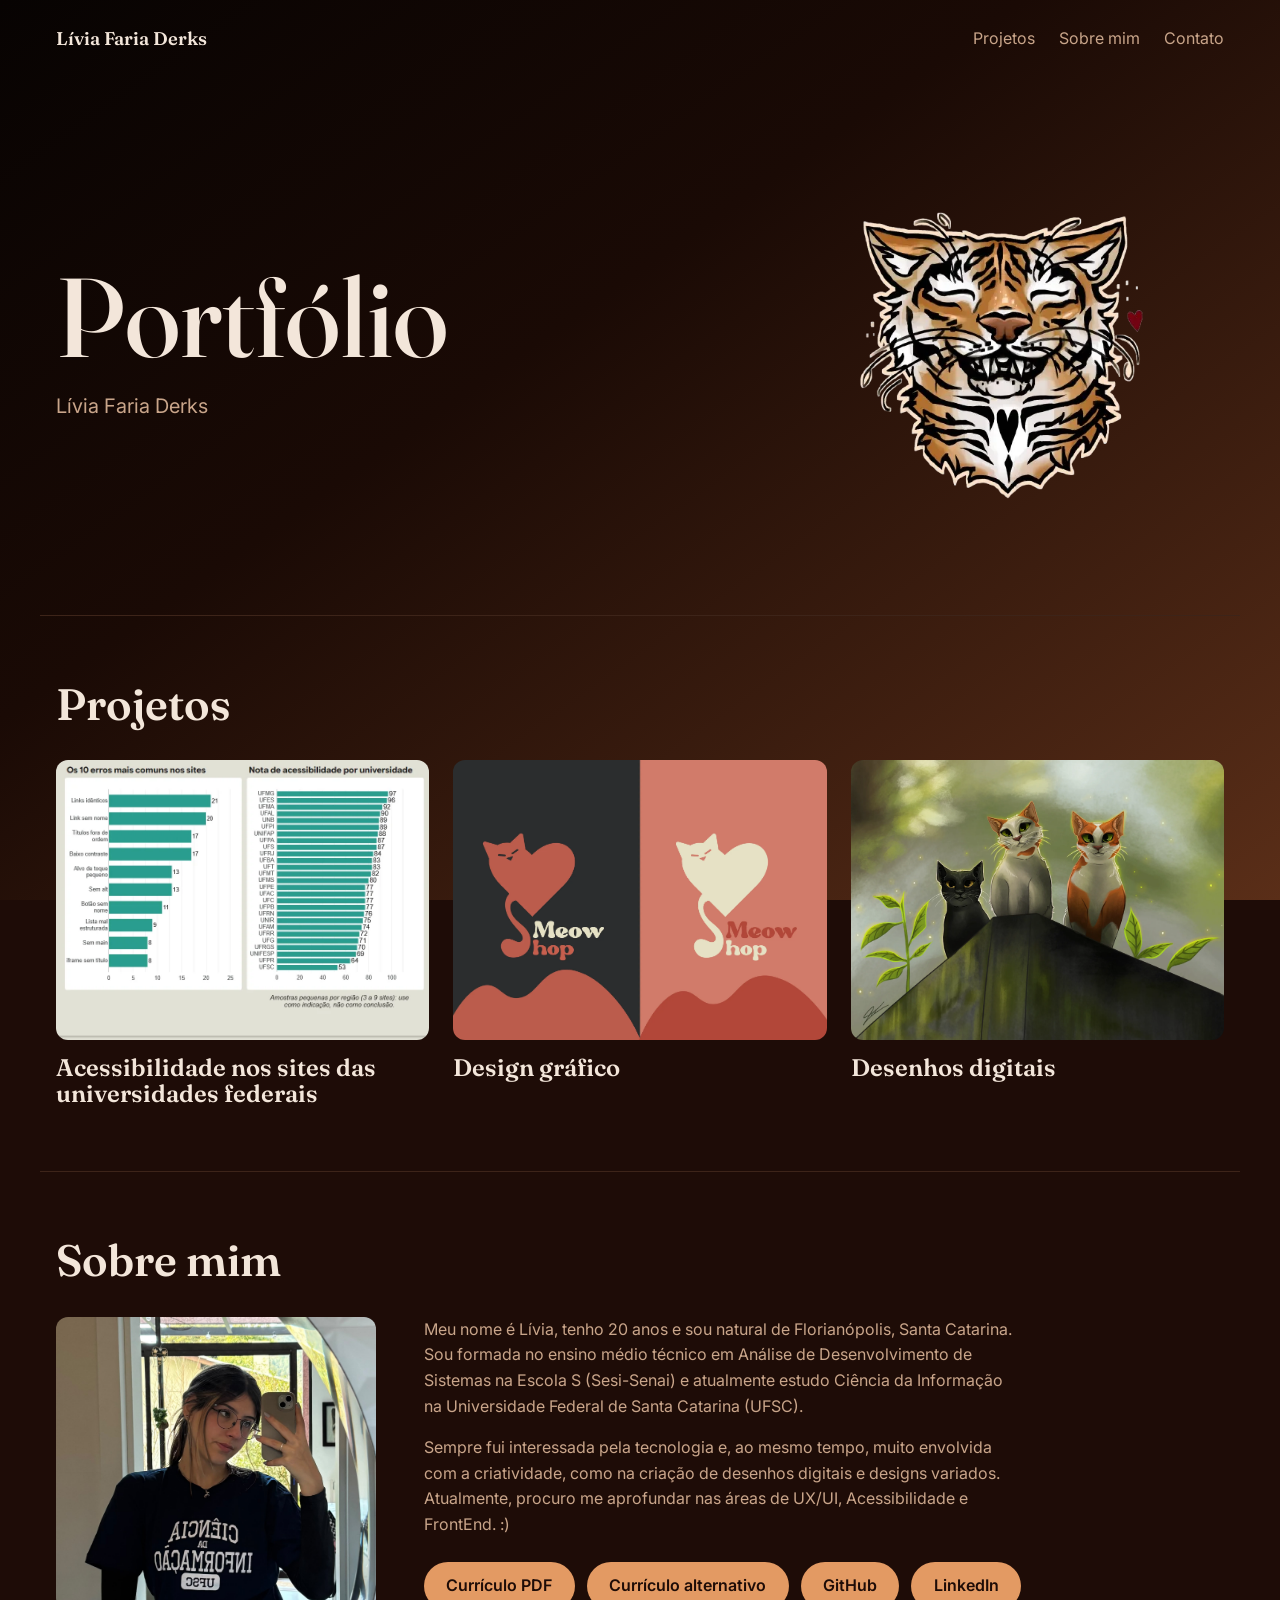
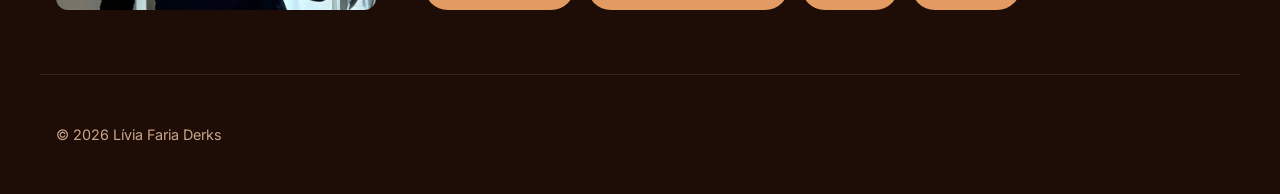
<file: index.html>
<!DOCTYPE html>
<html lang="pt-br">

<head>
  <meta charset="UTF-8" />
  <meta name="viewport" content="width=device-width, initial-scale=1.0" />
  <meta name="description" content="Portfólio de Lívia Faria Derks: desenhos digitais e design gráfico." />
  <link rel="preconnect" href="https://fonts.googleapis.com" />
  <link rel="preconnect" href="https://fonts.gstatic.com" crossorigin />
  <link href="https://fonts.googleapis.com/css2?family=Fraunces:opsz,wght@9..144,500;9..144,600&family=Inter:wght@400;600&display=swap" rel="stylesheet" />
  <link rel="stylesheet" href="css/base.css" />
  <link rel="stylesheet" href="css/home.css" />
  <title>Portfólio | Lívia Faria Derks</title>
</head>

<body>
  <a class="pular-link" href="#conteudo">Pular para o conteúdo</a>
  <header class="topo container">
    <a href="#inicio" class="topo__nome">Lívia Faria Derks</a>
    <nav aria-label="Principal">
      <ul class="topo__links">
        <li><a href="#projetos">Projetos</a></li>
        <li><a href="#sobre">Sobre mim</a></li>
        <li>
          <a href="https://mail.google.com/mail/?view=cm&amp;fs=1&amp;to=liviadks@gmail.com" target="_blank"
            rel="noopener noreferrer">Contato<span class="sr-only"> (abre em nova aba)</span></a>
        </li>
      </ul>
    </nav>
  </header>

  <main id="conteudo">
    <section class="inicio container" id="inicio">
      <div>
        <h1>Portfólio</h1>
        <p class="inicio__nome">Lívia Faria Derks</p>
      </div>
      <img src="assets/img/ui/header.webp" alt="Ilustração de um tigre" class="inicio__img" width="512" height="487" />
    </section>

    <section class="projetos container" id="projetos">
      <h2>Projetos</h2>
      <div class="projetos__lista">
        <a href="acessibilidade.html" class="projeto-card">
          <img src="assets/img/acessibilidade/dashboard.webp" alt="" width="846" height="634" loading="lazy" />
          <h3>Acessibilidade nos sites das universidades federais</h3>
        </a>
        <a href="design.html" class="projeto-card">
          <img src="assets/img/design/meowshop/identidade-visual.webp" alt="" width="2000" height="1414"
            loading="lazy" />
          <h3>Design gráfico</h3>
        </a>
        <a href="desenhos.html" class="projeto-card">
          <img src="assets/img/desenhos/stray.webp" alt="" width="2000" height="1604" loading="lazy" />
          <h3>Desenhos digitais</h3>
        </a>
      </div>
    </section>

    <section class="sobre container" id="sobre">
      <h2>Sobre mim</h2>
      <div class="sobre__conteudo">
        <div class="sobre__img">
          <img src="assets/img/ui/livia-portfolio.webp" alt="Foto da Lívia" class="sobre__foto" width="1600"
            height="1546" loading="lazy" />
        </div>
        <div class="sobre__texto">
          <p>
            Meu nome é Lívia, tenho 20 anos e sou natural de Florianópolis, Santa Catarina. Sou formada no ensino médio
            técnico em Análise de Desenvolvimento de Sistemas na Escola S (Sesi-Senai) e atualmente estudo Ciência da
            Informação na Universidade Federal de Santa Catarina (UFSC).
          </p>
          <p>
            Sempre fui interessada pela tecnologia e, ao mesmo tempo, muito envolvida com a criatividade, como na criação
            de desenhos digitais e designs variados. Atualmente, procuro me aprofundar nas áreas de UX/UI, Acessibilidade
            e FrontEnd. :)
          </p>
          <div class="sobre__links">
            <a class="btn" href="assets/docs/curriculo-livia-faria-derks.pdf" target="_blank"
              rel="noopener noreferrer">Currículo PDF<span class="sr-only"> (abre em nova aba)</span></a>
            <a class="btn" href="https://meu-curriculo-roan.vercel.app/" target="_blank"
              rel="noopener noreferrer">Currículo alternativo<span class="sr-only"> (abre em nova aba)</span></a>
            <a class="btn" href="https://github.com/liviadks" target="_blank" rel="noopener noreferrer">GitHub<span
                class="sr-only"> (abre em nova aba)</span></a>
            <a class="btn" href="https://www.linkedin.com/in/l%C3%ADviadks/" target="_blank"
              rel="noopener noreferrer">LinkedIn<span class="sr-only"> (abre em nova aba)</span></a>
          </div>
        </div>
      </div>
    </section>
  </main>

  <footer class="rodape container">
    <p>© 2026 Lívia Faria Derks</p>
  </footer>
</body>

</html>
</file>
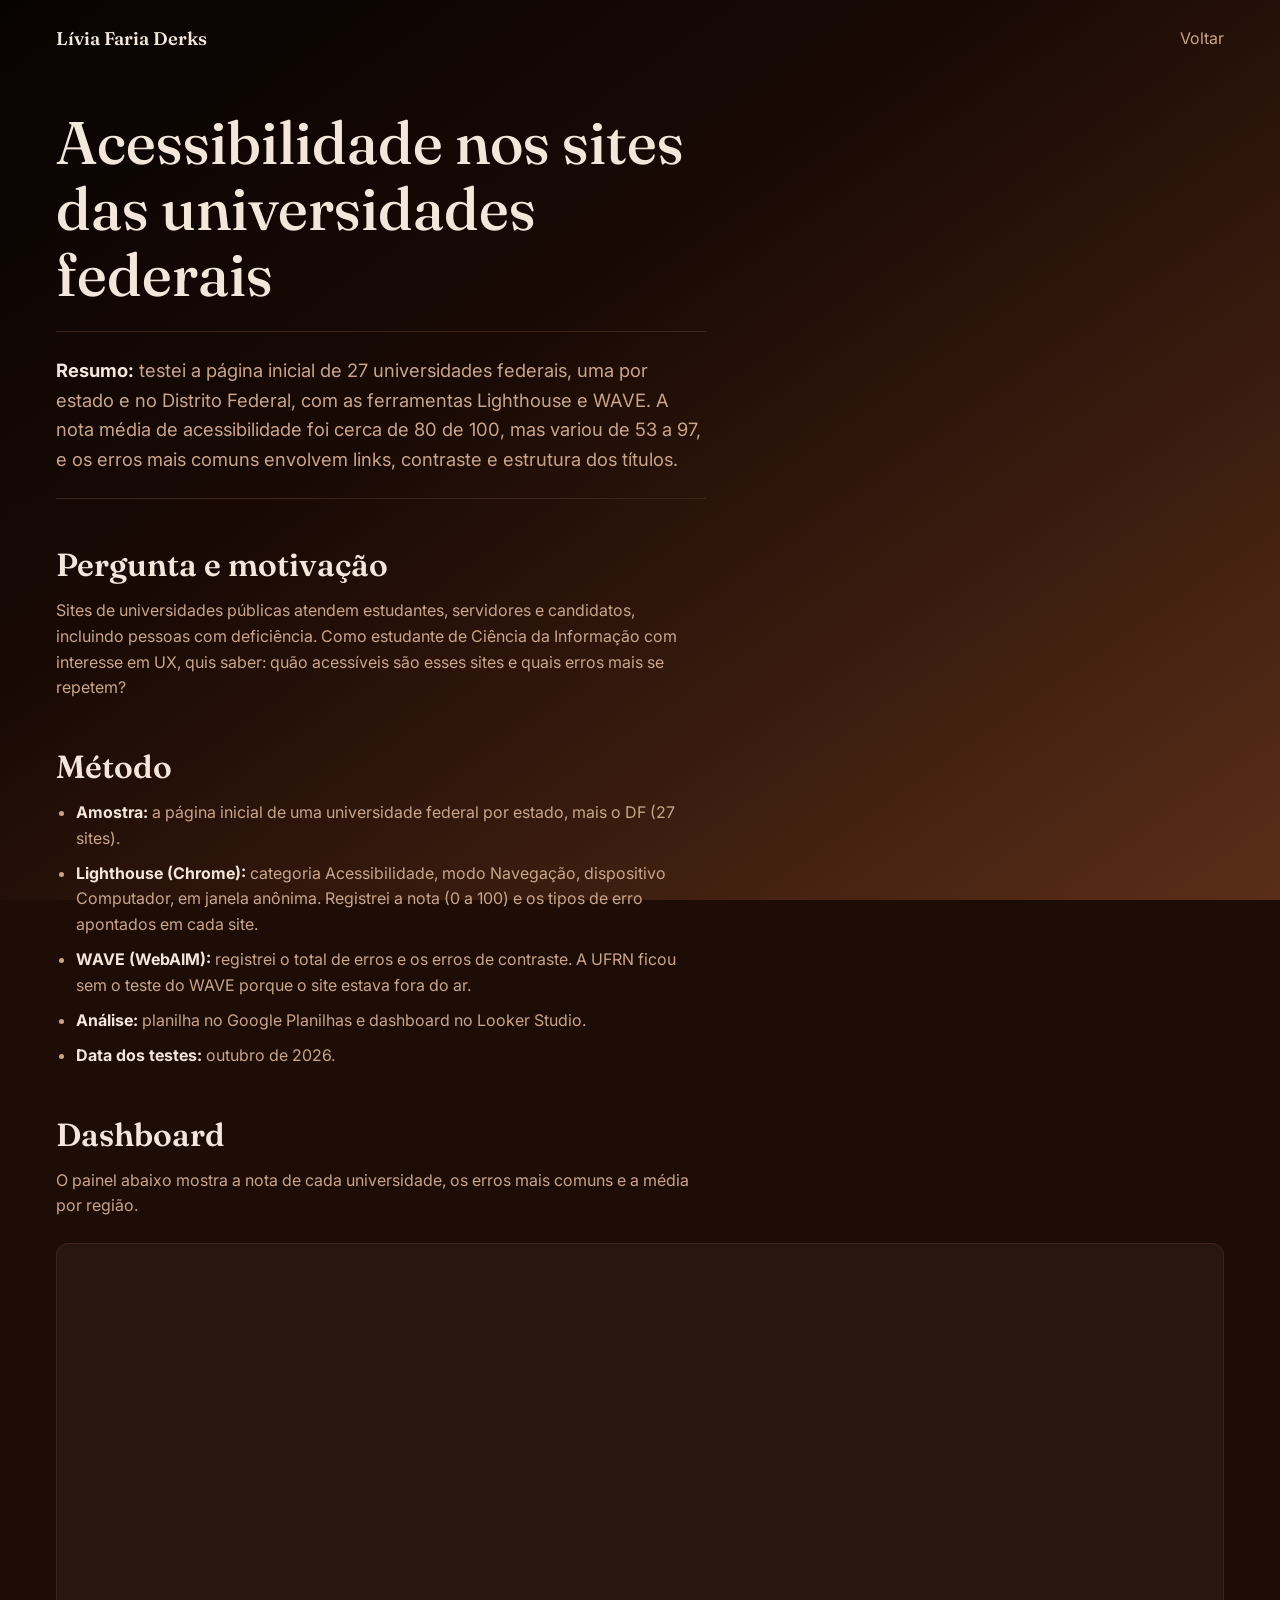
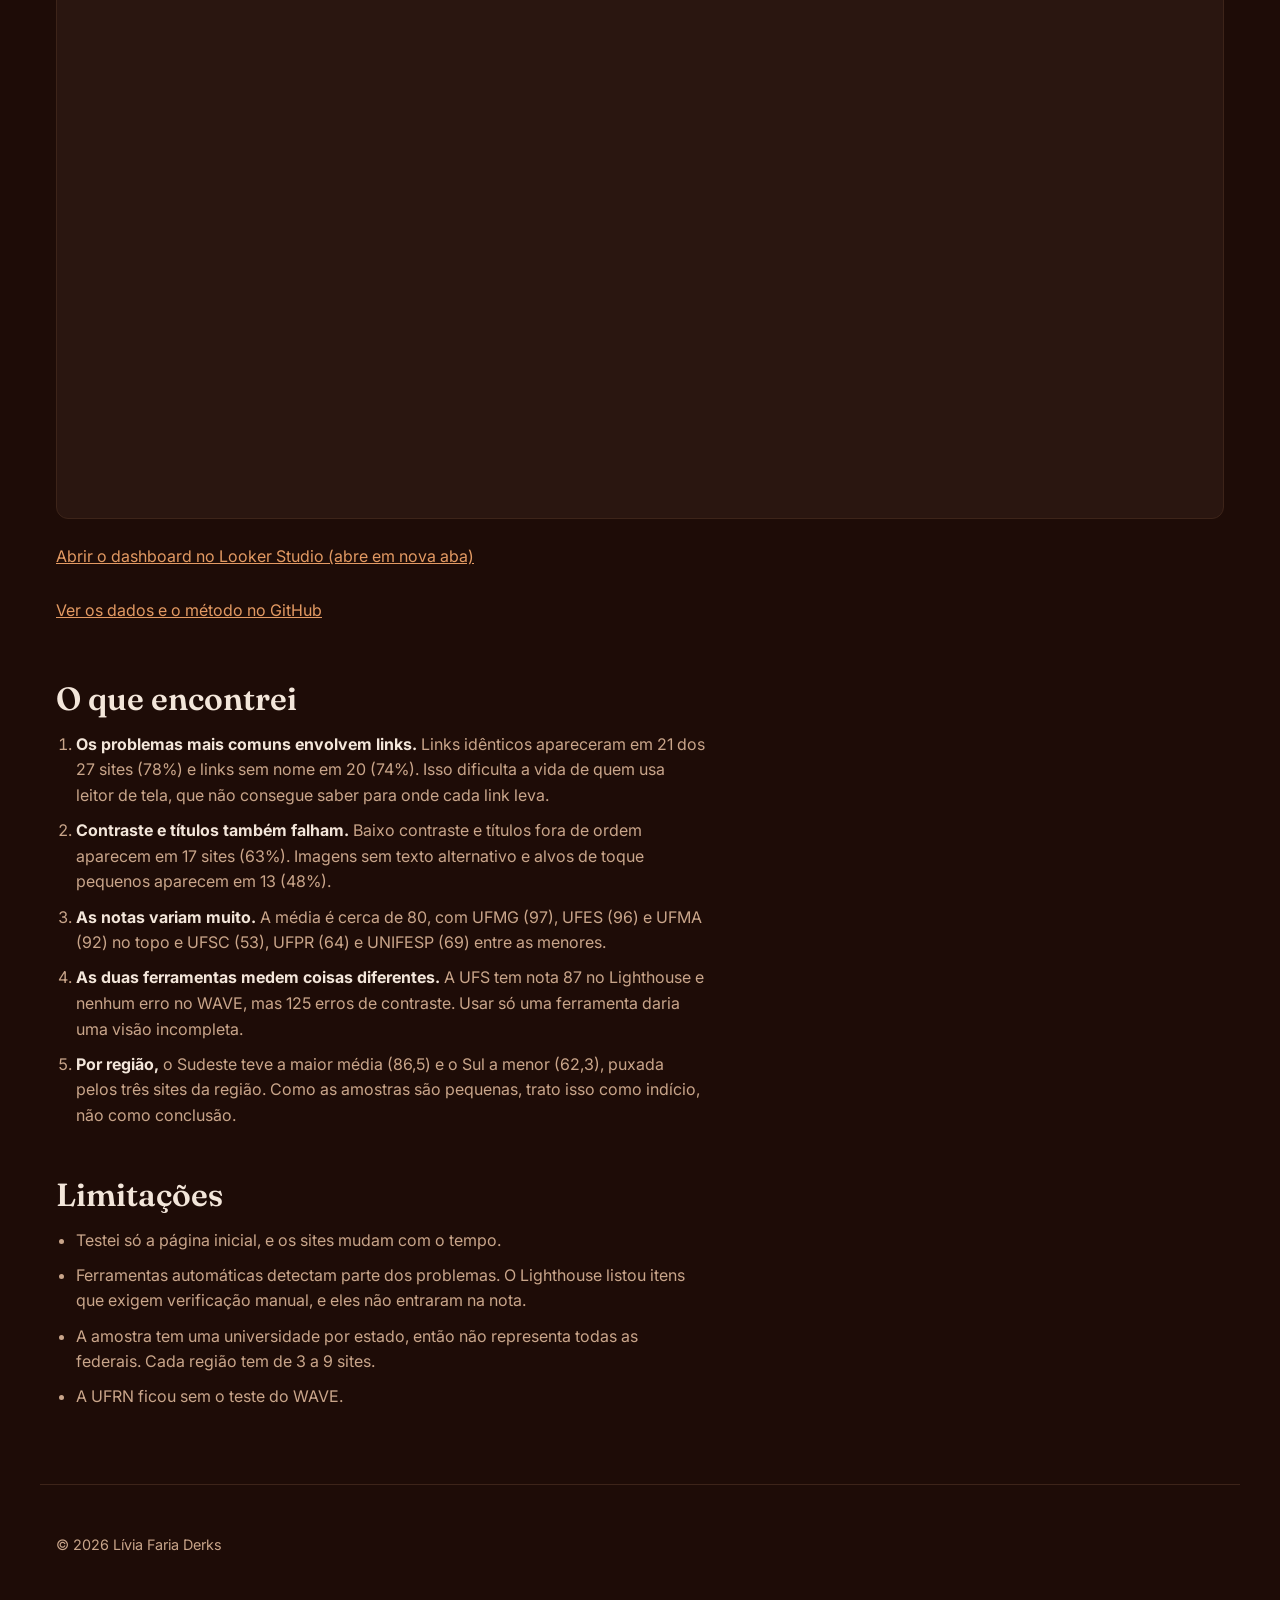
<file: acessibilidade.html>
<!DOCTYPE html>
<html lang="pt-br">

<head>
  <meta charset="UTF-8" />
  <meta name="viewport" content="width=device-width, initial-scale=1.0" />
  <meta name="description" content="Estudo de caso: teste de acessibilidade da página inicial de 27 universidades federais com Lighthouse e WAVE." />
  <link rel="preconnect" href="https://fonts.googleapis.com" />
  <link rel="preconnect" href="https://fonts.gstatic.com" crossorigin />
  <link href="https://fonts.googleapis.com/css2?family=Fraunces:opsz,wght@9..144,500;9..144,600&family=Inter:wght@400;600&display=swap" rel="stylesheet" />
  <link rel="stylesheet" href="css/base.css" />
  <link rel="stylesheet" href="css/estudo.css" />
  <title>Acessibilidade nos sites das universidades federais | Lívia Faria Derks</title>
</head>

<body>
  <a class="pular-link" href="#conteudo">Pular para o conteúdo</a>

  <header class="topo container">
    <a href="index.html" class="topo__nome">Lívia Faria Derks</a>
    <nav aria-label="Principal">
      <ul class="topo__links">
        <li><a href="index.html#projetos">Voltar</a></li>
      </ul>
    </nav>
  </header>

  <main class="estudo container" id="conteudo" tabindex="-1">
    <div class="estudo__texto">
      <h1>Acessibilidade nos sites das universidades federais</h1>

      <p class="estudo__resumo">
        <strong>Resumo:</strong> testei a página inicial de 27 universidades federais, uma por estado e no Distrito
        Federal, com as ferramentas Lighthouse e WAVE. A nota média de acessibilidade foi cerca de 80 de 100, mas variou
        de 53 a 97, e os erros mais comuns envolvem links, contraste e estrutura dos títulos.
      </p>

      <h2>Pergunta e motivação</h2>
      <p>
        Sites de universidades públicas atendem estudantes, servidores e candidatos, incluindo pessoas com deficiência.
        Como estudante de Ciência da Informação com interesse em UX, quis saber: quão acessíveis são esses sites e quais
        erros mais se repetem?
      </p>

      <h2>Método</h2>
      <ul>
        <li><strong>Amostra:</strong> a página inicial de uma universidade federal por estado, mais o DF (27 sites).</li>
        <li><strong>Lighthouse (Chrome):</strong> categoria Acessibilidade, modo Navegação, dispositivo Computador, em janela anônima. Registrei a nota (0 a 100) e os tipos de erro apontados em cada site.</li>
        <li><strong>WAVE (WebAIM):</strong> registrei o total de erros e os erros de contraste. A UFRN ficou sem o teste do WAVE porque o site estava fora do ar.</li>
        <li><strong>Análise:</strong> planilha no Google Planilhas e dashboard no Looker Studio.</li>
        <li><strong>Data dos testes:</strong> outubro de 2026.</li>
      </ul>

      <h2>Dashboard</h2>
      <p>O painel abaixo mostra a nota de cada universidade, os erros mais comuns e a média por região.</p>
    </div>

    <!-- dashboard do looker studio -->
    <div class="estudo__dashboard">
      <iframe src="https://lookerstudio.google.com/embed/reporting/3e601cfb-b5fb-4b4c-958f-870da9666536"
        title="Dashboard interativo: nota de acessibilidade de cada universidade federal, erros mais comuns e média por região"
        loading="lazy" allowfullscreen></iframe>
    </div>

    <div class="estudo__texto">
      <ul class="estudo__links">
        <li>
          <a href="https://lookerstudio.google.com/reporting/3e601cfb-b5fb-4b4c-958f-870da9666536" target="_blank"
            rel="noopener noreferrer">Abrir o dashboard no Looker Studio (abre em nova aba)</a>
        </li>
        <li>
          <a href="https://github.com/liviadks/acessibilidade-universidades-federais">Ver os dados e o método no GitHub</a>
        </li>
      </ul>

      <h2>O que encontrei</h2>
      <ol>
        <li><strong>Os problemas mais comuns envolvem links.</strong> Links idênticos apareceram em 21 dos 27 sites (78%) e links sem nome em 20 (74%). Isso dificulta a vida de quem usa leitor de tela, que não consegue saber para onde cada link leva.</li>
        <li><strong>Contraste e títulos também falham.</strong> Baixo contraste e títulos fora de ordem aparecem em 17 sites (63%). Imagens sem texto alternativo e alvos de toque pequenos aparecem em 13 (48%).</li>
        <li><strong>As notas variam muito.</strong> A média é cerca de 80, com UFMG (97), UFES (96) e UFMA (92) no topo e UFSC (53), UFPR (64) e UNIFESP (69) entre as menores.</li>
        <li><strong>As duas ferramentas medem coisas diferentes.</strong> A UFS tem nota 87 no Lighthouse e nenhum erro no WAVE, mas 125 erros de contraste. Usar só uma ferramenta daria uma visão incompleta.</li>
        <li><strong>Por região,</strong> o Sudeste teve a maior média (86,5) e o Sul a menor (62,3), puxada pelos três sites da região. Como as amostras são pequenas, trato isso como indício, não como conclusão.</li>
      </ol>

      <h2>Limitações</h2>
      <ul>
        <li>Testei só a página inicial, e os sites mudam com o tempo.</li>
        <li>Ferramentas automáticas detectam parte dos problemas. O Lighthouse listou itens que exigem verificação manual, e eles não entraram na nota.</li>
        <li>A amostra tem uma universidade por estado, então não representa todas as federais. Cada região tem de 3 a 9 sites.</li>
        <li>A UFRN ficou sem o teste do WAVE.</li>
      </ul>
    </div>
  </main>

  <footer class="rodape container">
    <p>© 2026 Lívia Faria Derks</p>
  </footer>
</body>

</html>
</file>
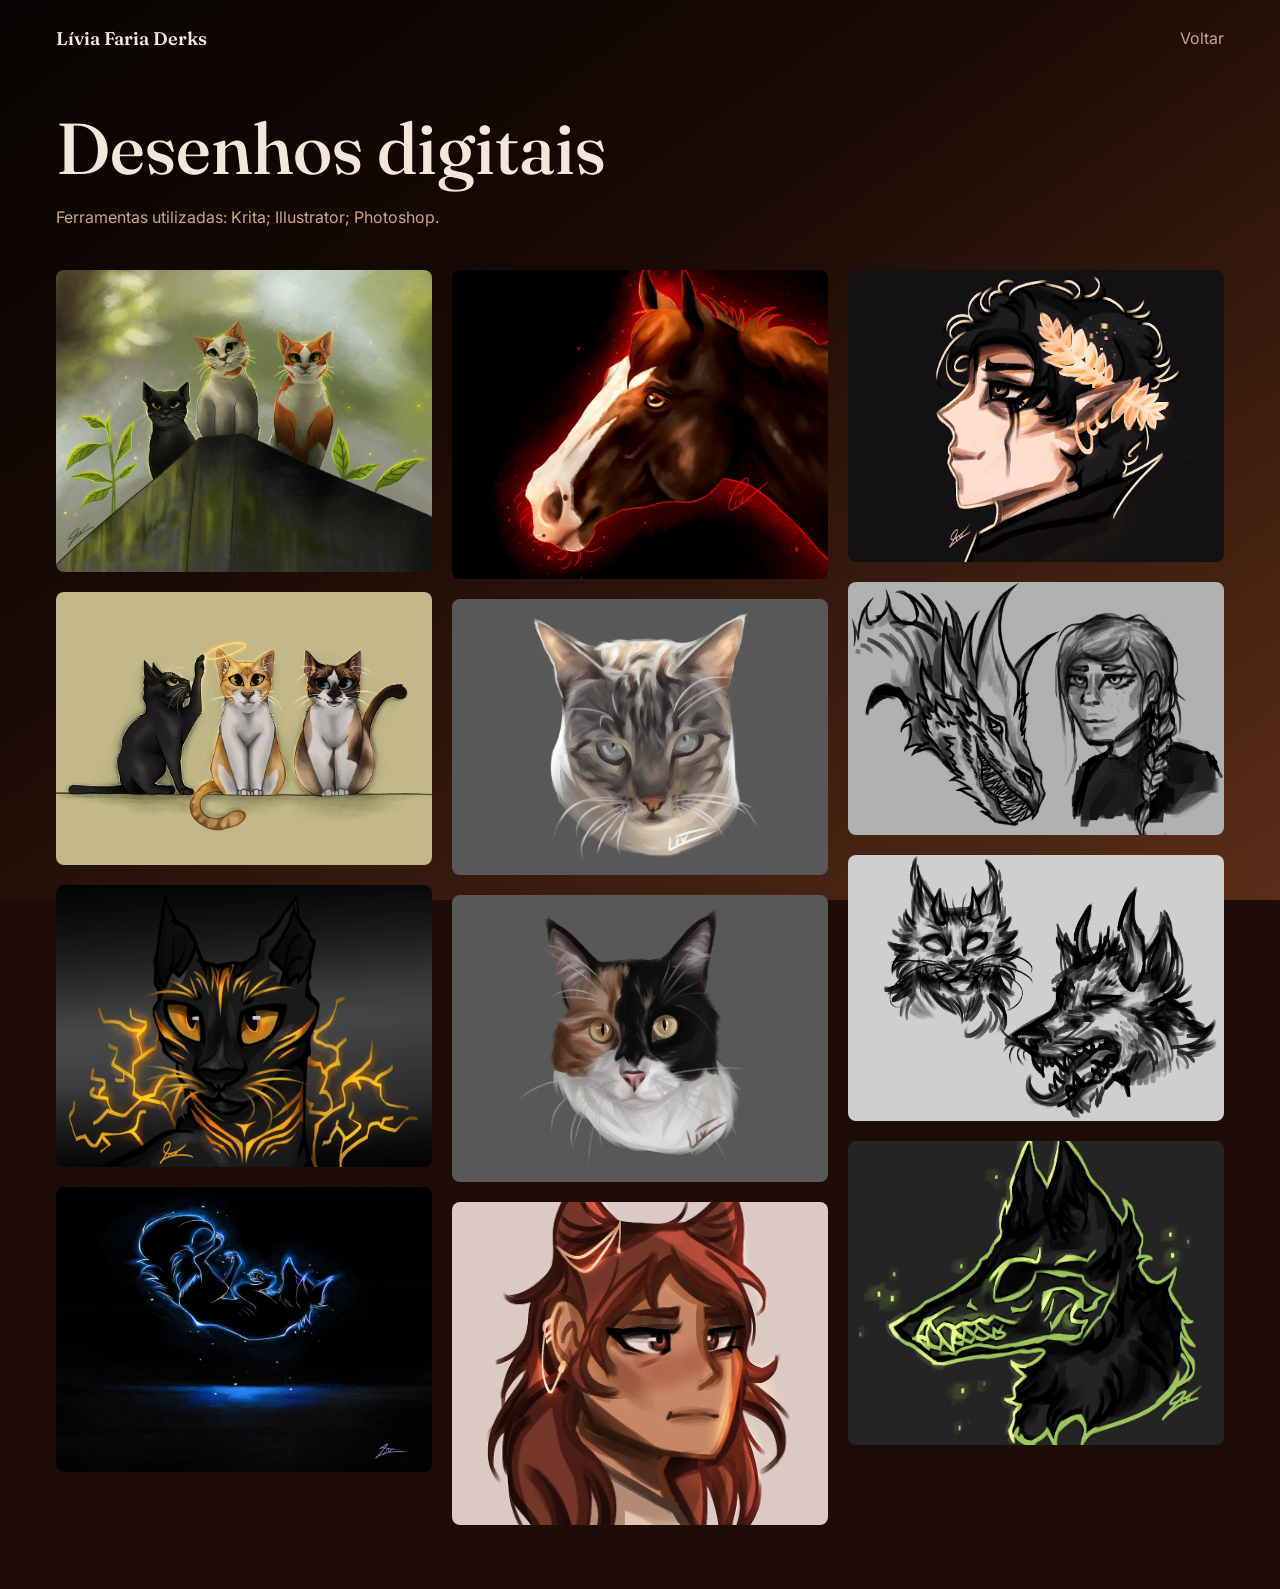
<file: desenhos.html>
<!DOCTYPE html>
<html lang="pt-br">

<head>
  <meta charset="UTF-8" />
  <meta name="viewport" content="width=device-width, initial-scale=1.0" />
  <meta name="description" content="Desenhos digitais de Lívia Faria Derks." />
  <link rel="preconnect" href="https://fonts.googleapis.com" />
  <link rel="preconnect" href="https://fonts.gstatic.com" crossorigin />
  <link href="https://fonts.googleapis.com/css2?family=Fraunces:opsz,wght@9..144,500;9..144,600&family=Inter:wght@400;600&display=swap" rel="stylesheet" />
  <link rel="stylesheet" href="css/base.css" />
  <link rel="stylesheet" href="css/galeria.css" />
  <title>Desenhos digitais | Lívia Faria Derks</title>
</head>

<body>
  <a class="pular-link" href="#conteudo">Pular para o conteúdo</a>
  <header class="topo container">
    <a href="index.html" class="topo__nome">Lívia Faria Derks</a>
    <nav aria-label="Principal">
      <ul class="topo__links">
        <li><a href="index.html">Voltar</a></li>
      </ul>
    </nav>
  </header>

  <main class="pagina container" id="conteudo">
    <h1>Desenhos digitais</h1>
    <p class="ferramentas">Ferramentas utilizadas: Krita; Illustrator; Photoshop.</p>

    <ul class="gallery">
      <li><a class="photo" href="assets/img/desenhos/stray.webp"><img src="assets/img/desenhos/stray.webp" alt="Ilustração de três gatos (um preto, um branco e um laranja e branco)" width="2000" height="1604" loading="lazy"></a></li>
      <li><a class="photo" href="assets/img/desenhos/gatitos.webp"><img src="assets/img/desenhos/gatitos.webp" alt="Ilustração de três gatos sentados lado a lado" width="2000" height="1455" loading="lazy"></a></li>
      <li><a class="photo" href="assets/img/desenhos/gato-brilhante.webp"><img src="assets/img/desenhos/gato-brilhante.webp" alt="Gato preto de olhos laranja com marcas e raios dourados" width="2000" height="1500" loading="lazy"></a></li>
      <li><a class="photo" href="assets/img/desenhos/lys-azul.webp"><img src="assets/img/desenhos/lys-azul.webp" alt="Um lobo azul sob fundo preto" width="2000" height="1513" loading="lazy"></a></li>
      <li><a class="photo" href="assets/img/desenhos/cavalo.webp"><img src="assets/img/desenhos/cavalo.webp" alt="Ilustração de um cavalo marrom sob um fundo preto" width="943" height="774" loading="lazy"></a></li>
      <li><a class="photo" href="assets/img/desenhos/gato-1.webp"><img src="assets/img/desenhos/gato-1.webp" alt="Ilustração de um gato tigrado cinza de olhos azuis" width="1113" height="818" loading="lazy"></a></li>
      <li><a class="photo" href="assets/img/desenhos/gato-2.webp"><img src="assets/img/desenhos/gato-2.webp" alt="Ilustração de um gato tricolor de olhos amarelos" width="1193" height="909" loading="lazy"></a></li>
      <li><a class="photo" href="assets/img/desenhos/jude.webp"><img src="assets/img/desenhos/jude.webp" alt="Ilustração de personagem de cabelo ruivo" width="792" height="681" loading="lazy"></a></li>
      <li><a class="photo" href="assets/img/desenhos/cardan.webp"><img src="assets/img/desenhos/cardan.webp" alt="Ilustração de personagem de perfil" width="1029" height="799" loading="lazy"></a></li>
      <li><a class="photo" href="assets/img/desenhos/tairn.webp"><img src="assets/img/desenhos/tairn.webp" alt="Esboço em preto e branco de um dragão e uma personagem" width="1160" height="780" loading="lazy"></a></li>
      <li><a class="photo" href="assets/img/desenhos/animais.webp"><img src="assets/img/desenhos/animais.webp" alt="Esboços em preto de um gato e um lobo" width="1259" height="891" loading="lazy"></a></li>
      <li><a class="photo" href="assets/img/desenhos/lobo.webp"><img src="assets/img/desenhos/lobo.webp" alt="Lobo preto com contorno verde neon" width="889" height="718" loading="lazy"></a></li>
    </ul>
  </main>

  <dialog class="zoom" id="zoom" aria-label="Imagem ampliada">
    <button type="button" class="btn zoom__fechar" id="fechar">Fechar</button>
  </dialog>

  <script src="js/galeria.js"></script>
</body>

</html>
</file>
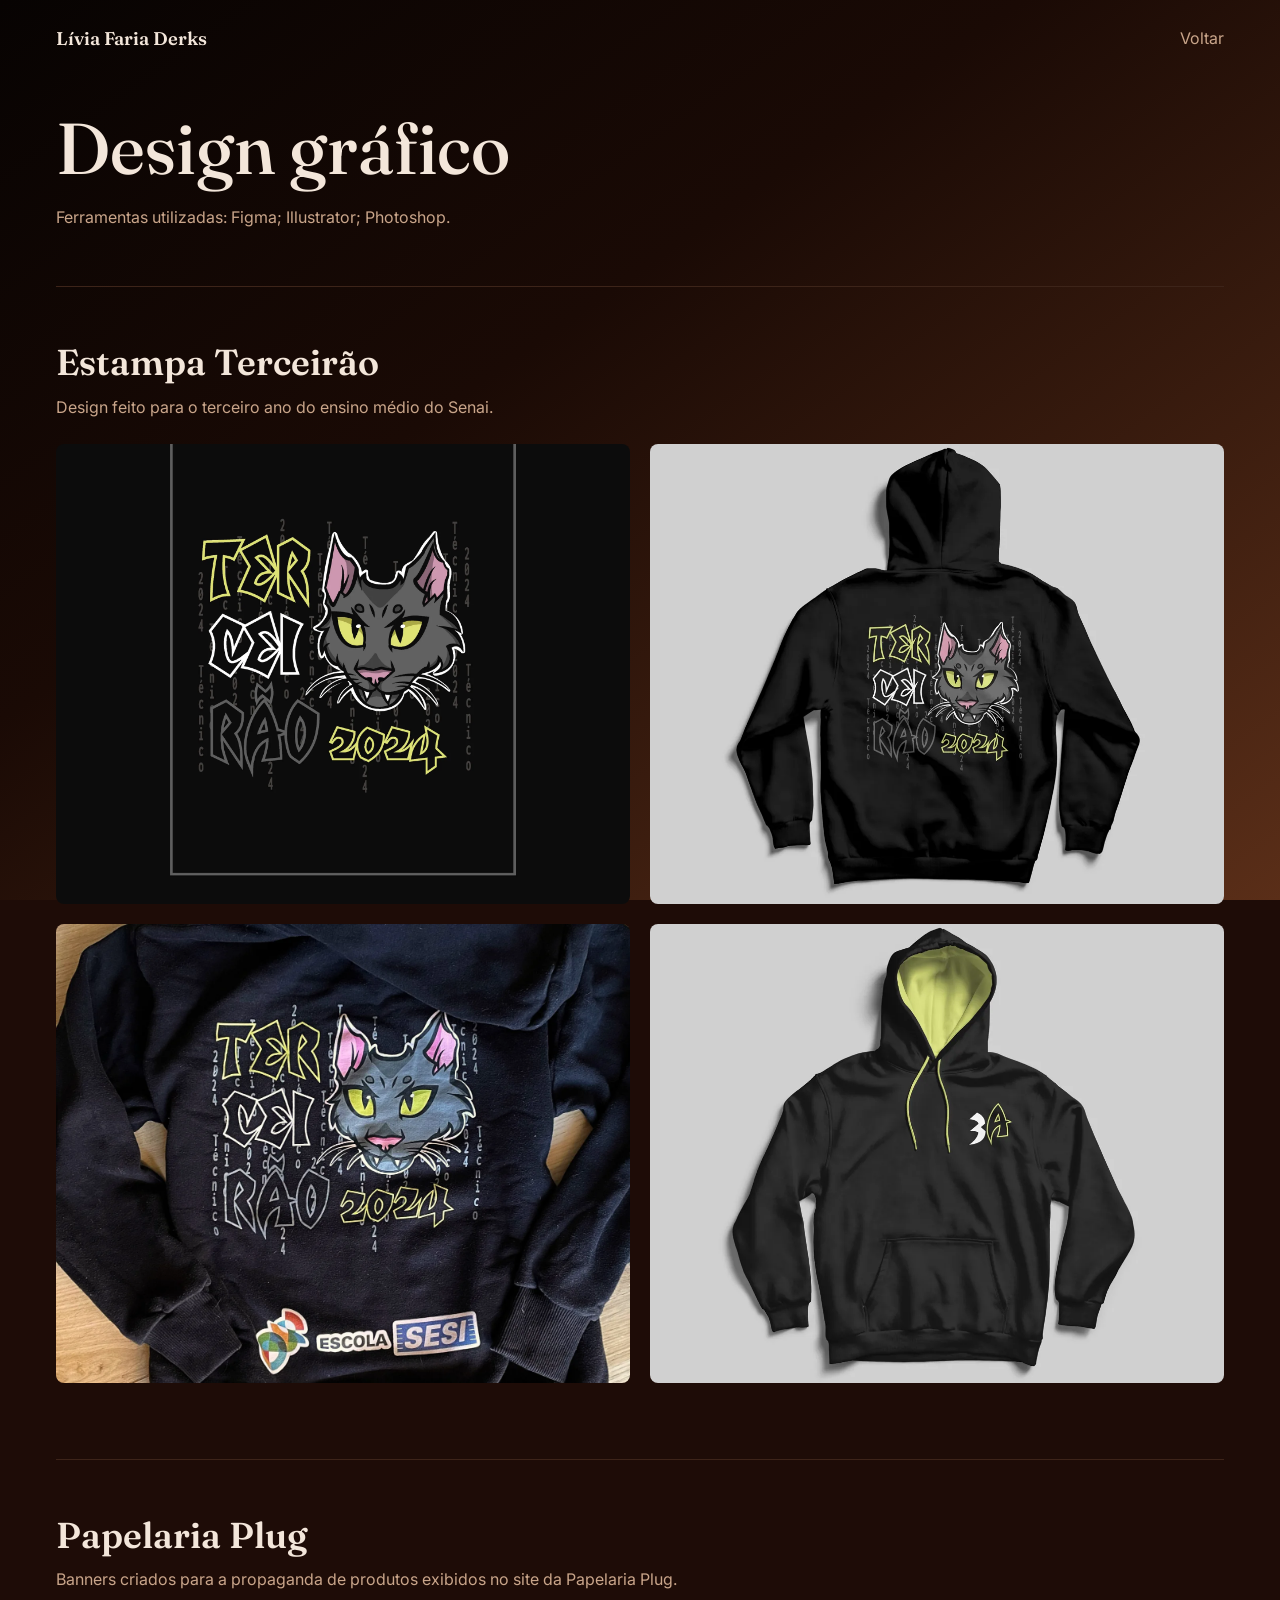
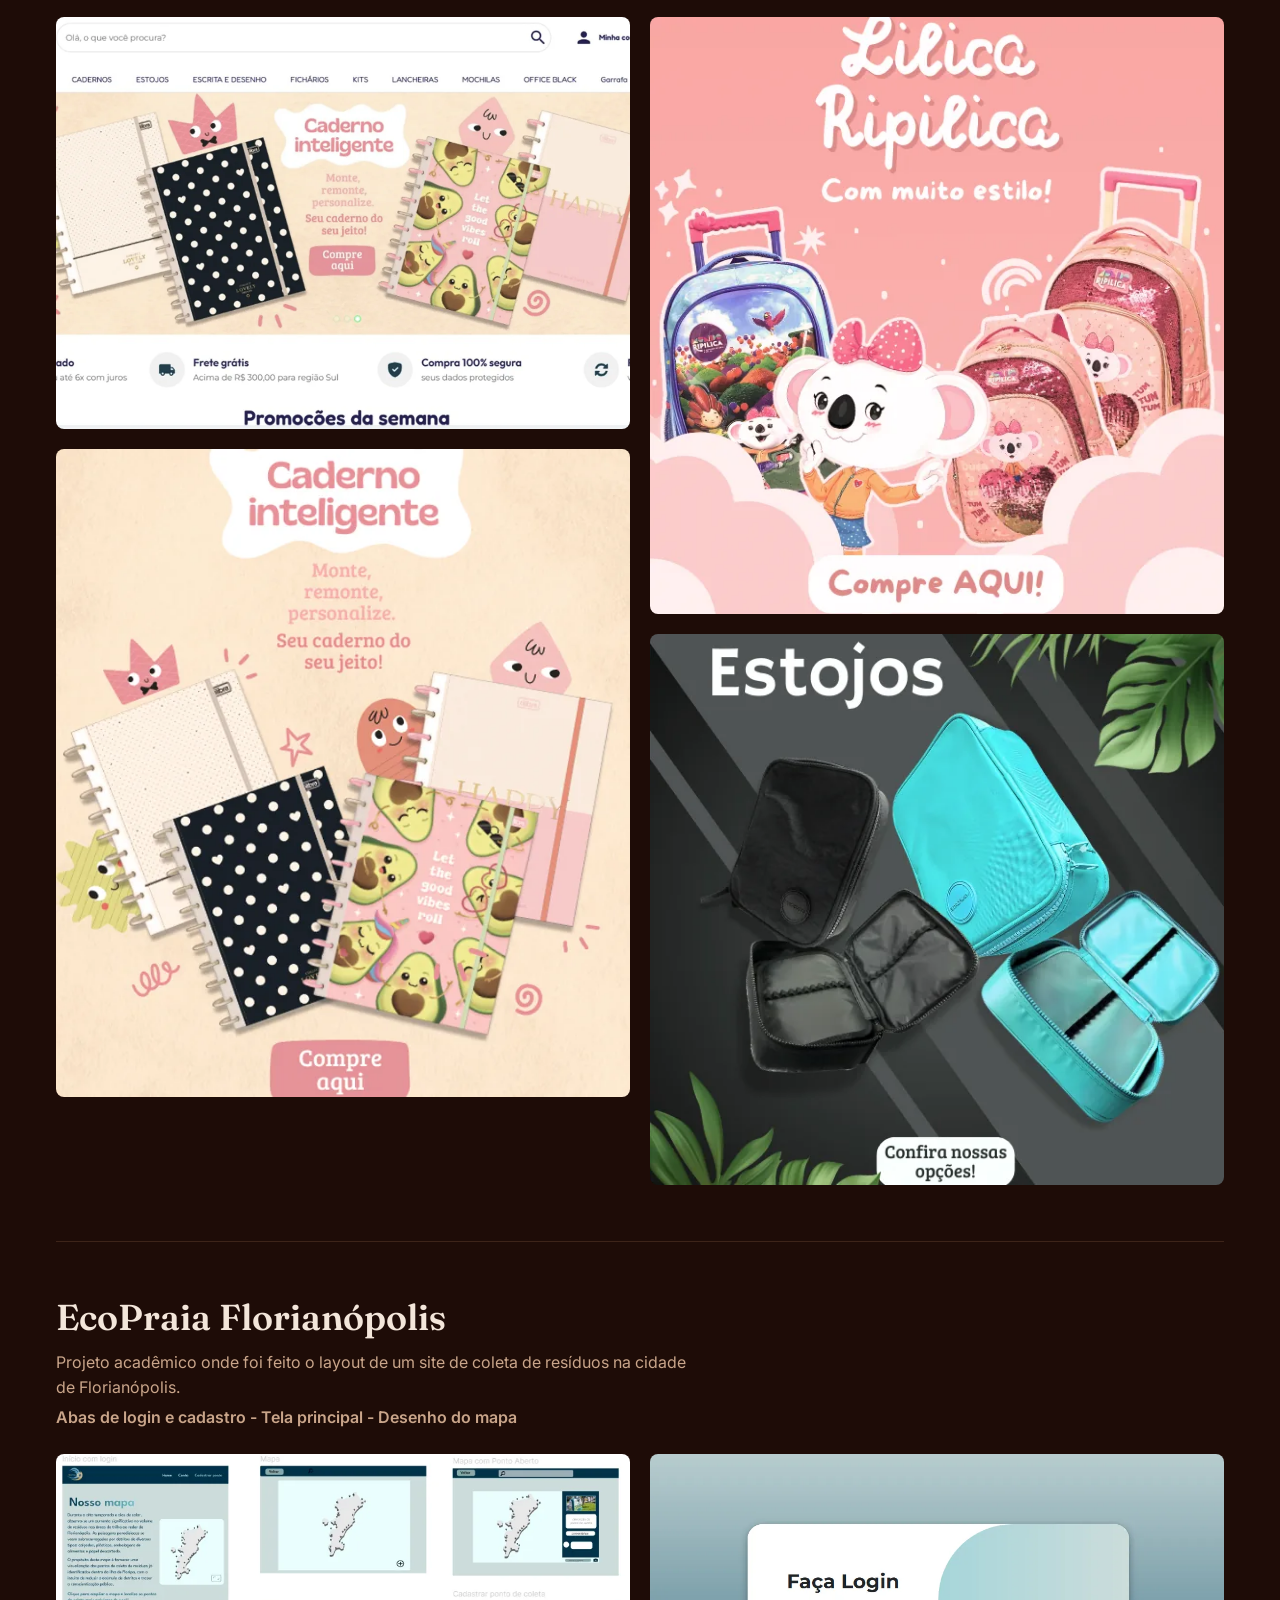
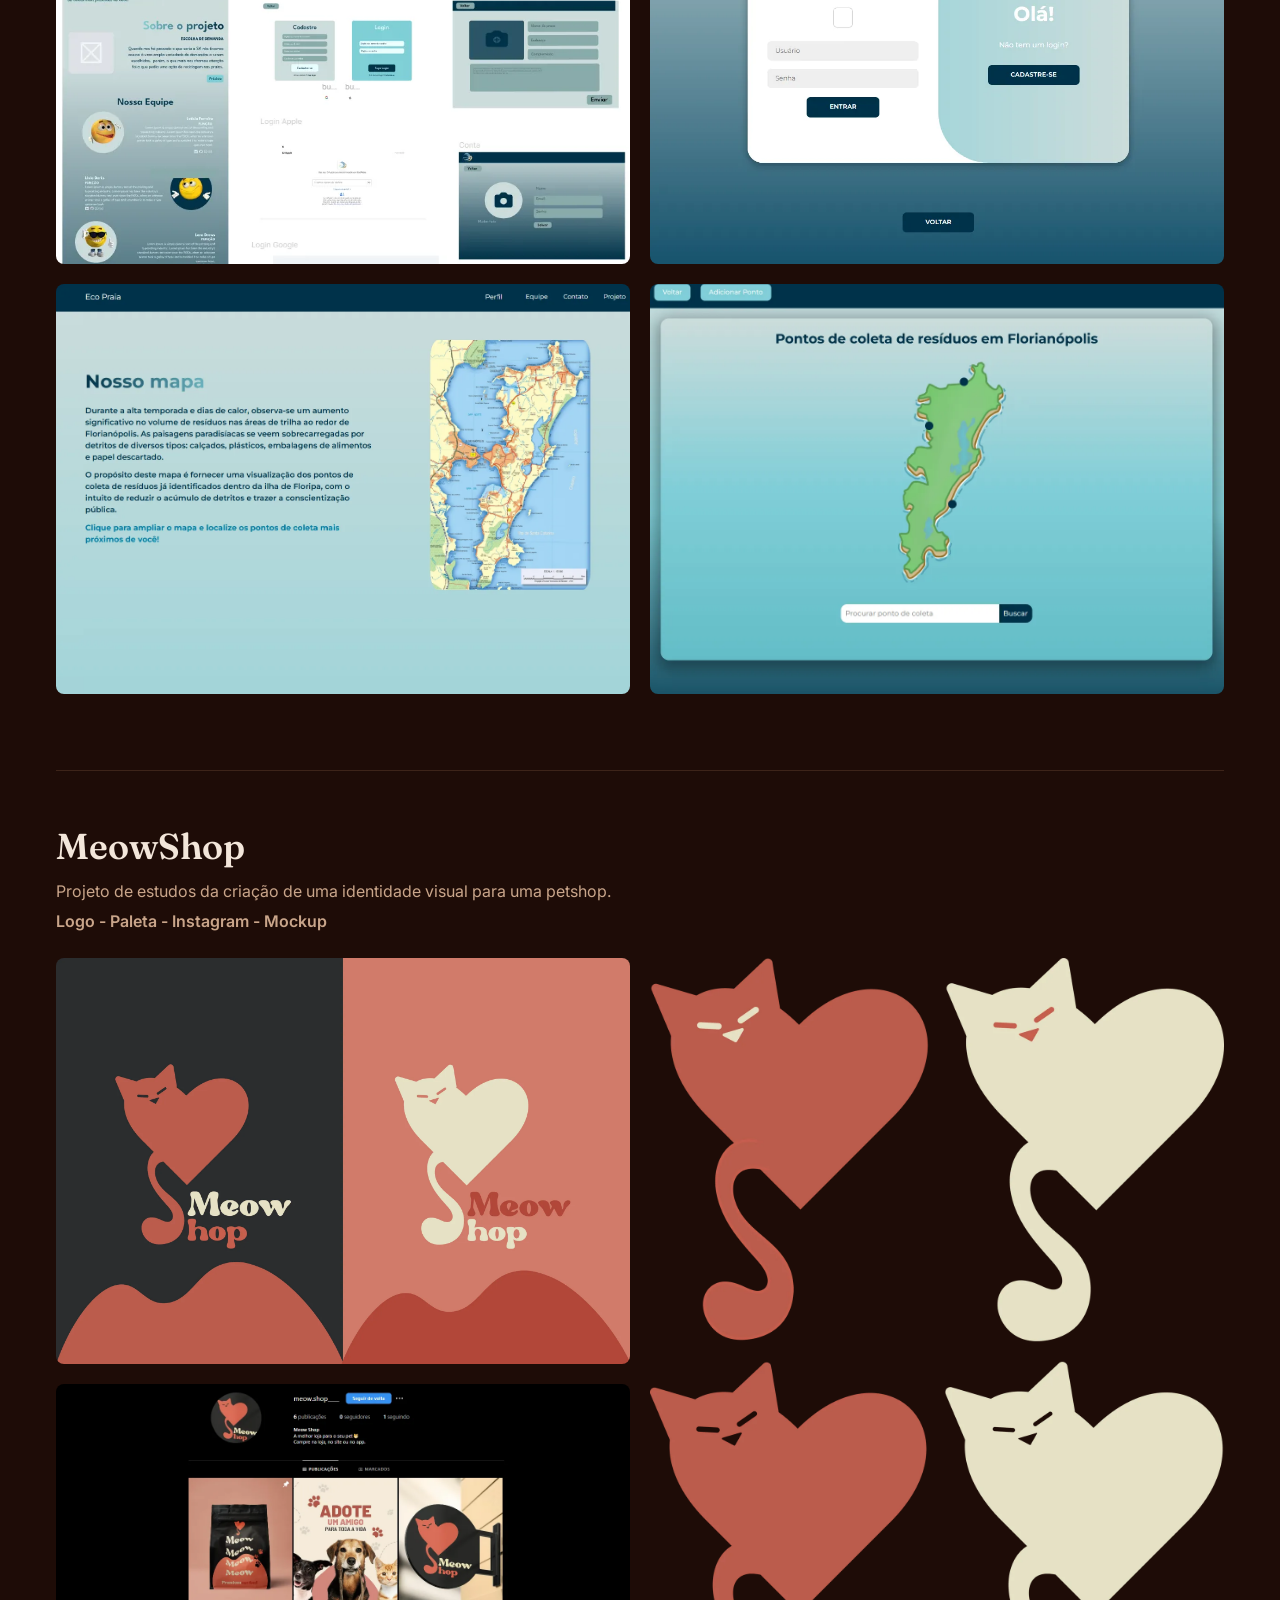
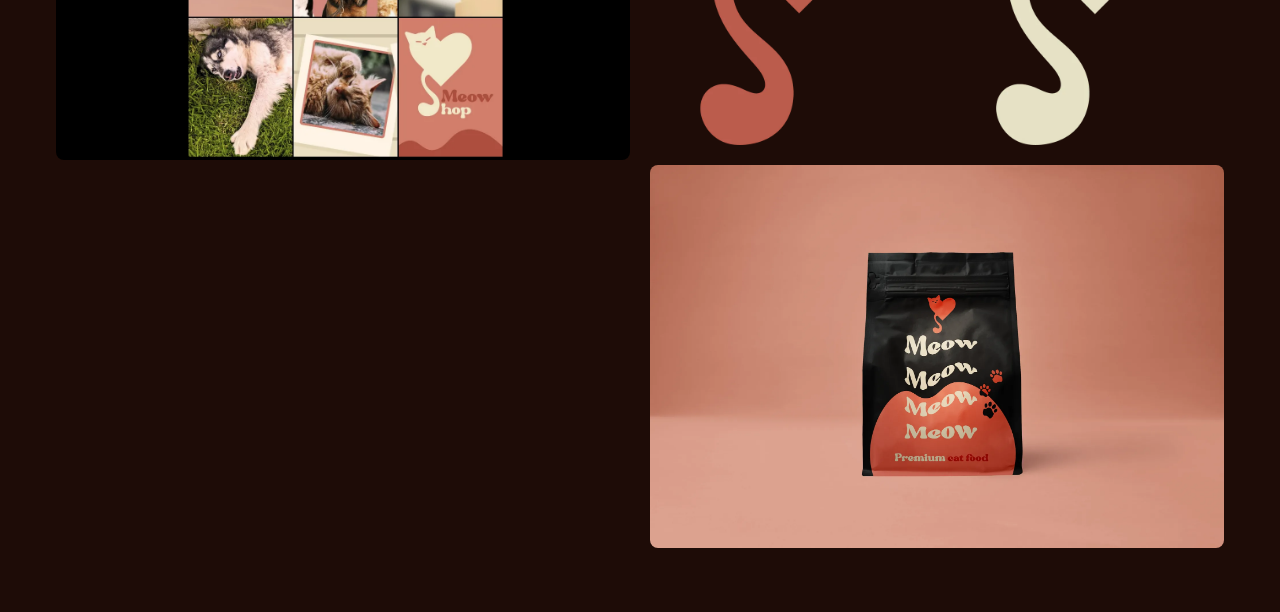
<file: design.html>
<!DOCTYPE html>
<html lang="pt-br">

<head>
  <meta charset="UTF-8" />
  <meta name="viewport" content="width=device-width, initial-scale=1.0" />
  <meta name="description" content="Projetos de design gráfico de Lívia Faria Derks." />
  <link rel="preconnect" href="https://fonts.googleapis.com" />
  <link rel="preconnect" href="https://fonts.gstatic.com" crossorigin />
  <link href="https://fonts.googleapis.com/css2?family=Fraunces:opsz,wght@9..144,500;9..144,600&family=Inter:wght@400;600&display=swap" rel="stylesheet" />
  <link rel="stylesheet" href="css/base.css" />
  <link rel="stylesheet" href="css/galeria.css" />
  <title>Design gráfico | Lívia Faria Derks</title>
</head>

<body>
  <a class="pular-link" href="#conteudo">Pular para o conteúdo</a>
  <header class="topo container">
    <a href="index.html" class="topo__nome">Lívia Faria Derks</a>
    <nav aria-label="Principal">
      <ul class="topo__links">
        <li><a href="index.html">Voltar</a></li>
      </ul>
    </nav>
  </header>

  <main class="pagina container" id="conteudo">
    <h1>Design gráfico</h1>
    <p class="ferramentas">Ferramentas utilizadas: Figma; Illustrator; Photoshop.</p>

    <!-- Projeto 1 -->
    <section class="projeto">
      <h2>Estampa Terceirão</h2>
      <p>Design feito para o terceiro ano do ensino médio do Senai.</p>
      <ul class="gallery gallery--duas gallery--iguais">
        <li><a class="photo" href="assets/img/design/estampa-terceirao/estampa-1.webp"><img src="assets/img/design/estampa-terceirao/estampa-1.webp" alt="Arte da estampa &quot;Terceirão 2024&quot;, com a cabeça de um gato cinza de olhos amarelos" width="2000" height="1630" loading="lazy"></a></li>
        <li><a class="photo" href="assets/img/design/estampa-terceirao/estampa-2.webp"><img src="assets/img/design/estampa-terceirao/estampa-2.webp" alt="Foto do moletom preto pronto, com a estampa nas costas" width="1444" height="1155" loading="lazy"></a></li>
        <li><a class="photo" href="assets/img/design/estampa-terceirao/estampa-3.webp"><img src="assets/img/design/estampa-terceirao/estampa-3.webp" alt="Mockup do moletom preto visto de costas, com a estampa" width="1162" height="908" loading="lazy"></a></li>
        <li><a class="photo" href="assets/img/design/estampa-terceirao/estampa-4.webp"><img src="assets/img/design/estampa-terceirao/estampa-4.webp" alt="Mockup da frente do moletom, com capuz verde-limão e &quot;3A&quot; no peito" width="1156" height="908" loading="lazy"></a></li>
      </ul>
    </section>

    <!-- Projeto 2 -->
    <section class="projeto">
      <h2>Papelaria Plug</h2>
      <p>Banners criados para a propaganda de produtos exibidos no site da Papelaria Plug.</p>
      <ul class="gallery gallery--duas">
        <li><a class="photo" href="assets/img/design/papelaria-plug/banner-site.webp"><img src="assets/img/design/papelaria-plug/banner-site.webp" alt="Banner do Caderno Inteligente aplicado na página inicial do site da Papelaria Plug" width="1141" height="819" loading="lazy"></a></li>
        <li><a class="photo" href="assets/img/design/papelaria-plug/banner-1.webp"><img src="assets/img/design/papelaria-plug/banner-1.webp" alt="Banner do &quot;Caderno inteligente&quot;, com cadernos de bolinhas e de abacates" width="647" height="731" loading="lazy"></a></li>
        <li><a class="photo" href="assets/img/design/papelaria-plug/banner-2.webp"><img src="assets/img/design/papelaria-plug/banner-2.webp" alt="Banner de mochilas Lilica Ripilica, com a personagem coala" width="595" height="619" loading="lazy"></a></li>
        <li><a class="photo" href="assets/img/design/papelaria-plug/banner-3.webp"><img src="assets/img/design/papelaria-plug/banner-3.webp" alt="Banner de estojos pretos e azul-turquesa, com folhagens" width="599" height="575" loading="lazy"></a></li>
      </ul>
    </section>

    <!-- Projeto 3 -->
    <section class="projeto">
      <h2>EcoPraia Florianópolis</h2>
      <p>Projeto acadêmico onde foi feito o layout de um site de coleta de resíduos na cidade de Florianópolis.</p>
      <p class="projeto__partes">Abas de login e cadastro - Tela principal - Desenho do mapa</p>
      <ul class="gallery gallery--duas gallery--iguais gallery--7x5">
        <li><a class="photo" href="assets/img/design/ecopraia/figma.webp"><img src="assets/img/design/ecopraia/figma.webp" alt="Visão geral das telas do projeto EcoPraia no Figma" width="846" height="606" loading="lazy"></a></li>
        <li><a class="photo" href="assets/img/design/ecopraia/tela-principal.webp"><img src="assets/img/design/ecopraia/tela-principal.webp" alt="Tela principal do site EcoPraia, com o texto &quot;Nosso mapa&quot; e o mapa de Florianópolis" width="1333" height="952" loading="lazy"></a></li>
        <li><a class="photo" href="assets/img/design/ecopraia/login.webp"><img src="assets/img/design/ecopraia/login.webp" alt="Tela de login e cadastro do EcoPraia" width="1041" height="824" loading="lazy"></a></li>
        <li><a class="photo" href="assets/img/design/ecopraia/mapa.webp"><img src="assets/img/design/ecopraia/mapa.webp" alt="Mapa da ilha de Florianópolis com os pontos de coleta de resíduos marcados" width="1236" height="913" loading="lazy"></a></li>
      </ul>
    </section>

    <!-- Projeto 4 -->
    <section class="projeto">
      <h2>MeowShop</h2>
      <p>Projeto de estudos da criação de uma identidade visual para uma petshop.</p>
      <p class="projeto__partes">Logo - Paleta - Instagram - Mockup</p>
      <ul class="gallery gallery--duas">
        <li><a class="photo" href="assets/img/design/meowshop/identidade-visual.webp"><img src="assets/img/design/meowshop/identidade-visual.webp" alt="Logo da MeowShop (gato em forma de coração) em duas versões de cor: fundo cinza e fundo coral" width="2000" height="1414" loading="lazy"></a></li>
        <li><a class="photo" href="assets/img/design/meowshop/instagram.webp"><img src="assets/img/design/meowshop/instagram.webp" alt="Perfil do Instagram da MeowShop com as publicações" width="1360" height="890" loading="lazy"></a></li>
        <li><a class="photo" href="assets/img/design/meowshop/logo.webp"><img src="assets/img/design/meowshop/logo.webp" alt="Variações do símbolo do gato-coração em coral e creme" width="1460" height="2000" loading="lazy"></a></li>
        <li><a class="photo" href="assets/img/design/meowshop/mockup-racao.webp"><img src="assets/img/design/meowshop/mockup-racao.webp" alt="Mockup de embalagem de ração preta com a marca MeowShop" width="2000" height="1335" loading="lazy"></a></li>
      </ul>
    </section>
  </main>

  <dialog class="zoom" id="zoom" aria-label="Imagem ampliada">
    <button type="button" class="btn zoom__fechar" id="fechar">Fechar</button>
  </dialog>

  <script src="js/galeria.js"></script>
</body>

</html>
</file>
<file: css/base.css>
:root {
  --fundo: #1e0c07;
  --fundo-2: #2a1610;
  --borda: #3d2419;
  --texto: #f3e6da;
  --texto-2: #c9a58a;
  --destaque: #e39a63;
  --destaque-hover: #eeb07f;
  --fonte-titulo: "Fraunces", Georgia, serif;
  --fonte-texto: "Inter", system-ui, sans-serif;
  --largura: 1200px;
}

* {
  padding: 0;
  margin: 0;
  box-sizing: border-box;
}

html {
  scroll-behavior: smooth;
}

body {
  font-family: var(--fonte-texto);
  line-height: 1.6;
  min-height: 100vh;
  color: var(--texto);
  background-color: var(--fundo);
  background-image: linear-gradient(to bottom right, #070302, #1a0a05 40%, #5a2e18);
  background-attachment: fixed;
}

img {
  display: block;
  max-width: 100%;
  height: auto;
}

h1, h2, h3 {
  font-family: var(--fonte-titulo);
  font-weight: 600;
  line-height: 1.1;
}

a {
  color: var(--destaque);
}

a:hover {
  color: var(--destaque-hover);
}

:focus-visible {
  outline: 2px solid var(--destaque);
  outline-offset: 3px;
}

.container {
  max-width: var(--largura);
  margin-inline: auto;
  padding-inline: 1rem;
}

/* link pra pular direto pro conteudo (aparece no tab) */
.pular-link {
  position: absolute;
  top: -100px;
  left: 1rem;
  z-index: 10;
  padding: 0.75rem 1rem;
  font-weight: 600;
  color: var(--fundo);
  background-color: var(--destaque);
  border-radius: 0.5rem;
}

.pular-link:focus {
  top: 1rem;
  color: var(--fundo);
}

/* so pra leitor de tela */
.sr-only {
  position: absolute;
  width: 1px;
  height: 1px;
  overflow: hidden;
  clip: rect(0 0 0 0);
  white-space: nowrap;
}

/* topo */
.topo {
  display: flex;
  flex-wrap: wrap;
  align-items: center;
  justify-content: space-between;
  gap: 0.5rem 2rem;
  padding-block: 1.5rem;
}

.topo__nome {
  font-family: var(--fonte-titulo);
  font-size: 1.15rem;
  font-weight: 600;
  color: var(--texto);
  text-decoration: none;
}

.topo__links {
  display: flex;
  flex-wrap: wrap;
  gap: 0.25rem 1.5rem;
  list-style: none;
}

.topo__links a {
  color: var(--texto-2);
  text-decoration: none;
}

.topo__links a:hover {
  color: var(--texto);
}

/* botao */
.btn {
  display: inline-block;
  padding: 0.7rem 1.4rem;
  font-weight: 600;
  color: var(--fundo);
  background-color: var(--destaque);
  border: none;
  border-radius: 5rem;
  text-decoration: none;
  cursor: pointer;
  transition: background-color 0.2s;
}

.btn:hover {
  color: var(--fundo);
  background-color: var(--destaque-hover);
}

.rodape {
  padding-block: 3rem;
  font-size: 0.9rem;
  color: var(--texto-2);
  border-top: 1px solid var(--borda);
}

@media (prefers-reduced-motion: reduce) {
  html {
    scroll-behavior: auto;
  }

  * {
    transition: none !important;
  }
}
</file>
<file: css/home.css>
/* inicio */
.inicio {
  display: grid;
  gap: 2rem;
  align-items: center;
  padding-block: 3rem 5rem;
}

.inicio h1 {
  font-size: clamp(3.5rem, 12vw, 7rem);
  font-weight: 500;
}

.inicio__nome {
  margin-top: 0.75rem;
  font-size: 1.25rem;
  color: var(--texto-2);
}

.inicio__img {
  width: min(100%, 380px);
  justify-self: center;
}

/* projetos */
.projetos,
.sobre {
  padding-block: 4rem;
  border-top: 1px solid var(--borda);
}

.projetos h2,
.sobre h2 {
  margin-bottom: 2rem;
  font-size: clamp(2rem, 6vw, 2.75rem);
}

.projetos__lista {
  display: grid;
  grid-template-columns: repeat(auto-fit, minmax(min(100%, 320px), 1fr));
  gap: 1.5rem;
}

.projeto-card {
  display: block;
  color: var(--texto);
  text-decoration: none;
}

.projeto-card img {
  width: 100%;
  aspect-ratio: 4 / 3;
  object-fit: cover;
  border-radius: 0.75rem;
  transition: opacity 0.2s;
}

.projeto-card:hover img {
  opacity: 0.85;
}

.projeto-card h3 {
  margin-top: 0.9rem;
  font-size: 1.5rem;
}

.projeto-card:hover {
  color: var(--destaque);
}

/* sobre mim */
.sobre__conteudo {
  display: grid;
  gap: 2rem;
  align-items: start;
}

.sobre__foto {
  width: min(100%, 320px);
  border-radius: 0.75rem;
}

.sobre__texto p {
  max-width: 60ch;
  margin-bottom: 1rem;
  color: var(--texto-2);
}

.sobre__links {
  display: flex;
  flex-wrap: wrap;
  gap: 0.75rem;
  margin-top: 1.5rem;
}

@media (min-width: 768px) {
  .inicio {
    grid-template-columns: 3fr 2fr;
    padding-block: 5rem 6rem;
  }

  .sobre__conteudo {
    grid-template-columns: 320px 1fr;
    gap: 3rem;
    align-items: stretch;
  }

  /* foto termina junto com os botoes */
  .sobre__img {
    position: relative;
  }

  .sobre__foto {
    position: absolute;
    inset: 0;
    width: 100%;
    height: 100%;
    object-fit: cover;
    object-position: top;
  }
}
</file>
<file: css/estudo.css>
/* estudo de caso (acessibilidade.html) */
.estudo {
  padding-block: 2rem 4rem;
}

.estudo:focus {
  outline: none;
}

.estudo__texto {
  max-width: 65ch;
}

.estudo h1 {
  font-size: clamp(2.25rem, 7vw, 3.75rem);
  font-weight: 500;
}

.estudo h2 {
  margin: 3rem 0 1rem;
  font-size: clamp(1.5rem, 4vw, 2rem);
}

.estudo p,
.estudo li {
  color: var(--texto-2);
}

.estudo strong {
  color: var(--texto);
}

.estudo ul,
.estudo ol {
  padding-left: 1.25rem;
}

.estudo li {
  margin-bottom: 0.6rem;
}

.estudo__resumo {
  margin-top: 1.5rem;
  padding-block: 1.5rem;
  font-size: 1.15rem;
  border-block: 1px solid var(--borda);
}

/* o dashboard usa a largura toda do container */
.estudo__dashboard {
  margin: 1.5rem 0 1rem;
}

.estudo__dashboard iframe {
  display: block;
  width: 100%;
  aspect-ratio: 4 / 3;
  min-height: 520px;
  background-color: var(--fundo-2);
  border: 1px solid var(--borda);
  border-radius: 0.75rem;
}

.estudo .estudo__links {
  padding-left: 0;
  list-style: none;
}

.estudo__links a {
  display: inline-flex;
  align-items: center;
  min-height: 44px;
}
</file>
<file: css/galeria.css>
.pagina {
  padding-block: 2rem 4rem;
}

.pagina h1 {
  font-size: clamp(2.5rem, 9vw, 4.5rem);
  font-weight: 500;
}

.ferramentas {
  margin-top: 1rem;
  color: var(--texto-2);
}

/* galeria (estilo masonry pra nao cortar os desenhos) */
.gallery {
  columns: 3 280px;
  column-gap: 1.25rem;
  margin-top: 2.5rem;
  list-style: none;
}

.gallery--duas {
  columns: 2 300px;
}

.gallery li {
  break-inside: avoid;
  margin-bottom: 1.25rem;
}

.photo {
  display: block;
  border-radius: 0.5rem;
  overflow: hidden;
  cursor: zoom-in;
}

.photo img {
  width: 100%;
  transition: opacity 0.2s;
}

.photo:hover img {
  opacity: 0.85;
}

/* todas as imagens do mesmo tamanho (corta as bordas) */
.gallery--iguais img {
  aspect-ratio: 5 / 4;
  object-fit: cover;
}

.gallery--7x5 img {
  aspect-ratio: 7 / 5;
}

/* projetos de design */
.projeto {
  padding-top: 3.5rem;
  margin-top: 3.5rem;
  border-top: 1px solid var(--borda);
}

.projeto h2 {
  margin-bottom: 0.75rem;
  font-size: clamp(1.75rem, 5vw, 2.25rem);
}

.projeto p {
  max-width: 65ch;
  color: var(--texto-2);
}

.projeto__partes {
  margin-top: 0.25rem;
  font-weight: 600;
}

.projeto .gallery {
  margin-top: 1.5rem;
}

/* imagem ampliada */
.zoom {
  max-width: 95vw;
  max-height: 95vh;
  margin: auto;
  padding: 0;
  background: none;
  border: none;
}

.zoom::backdrop {
  background-color: rgba(10, 4, 2, 0.92);
}

.zoom img {
  max-width: 95vw;
  max-height: 85vh;
  width: auto;
  margin-inline: auto;
  border-radius: 0.5rem;
}

.zoom__fechar {
  display: block;
  margin: 0 0 0.75rem auto;
}
</file>
